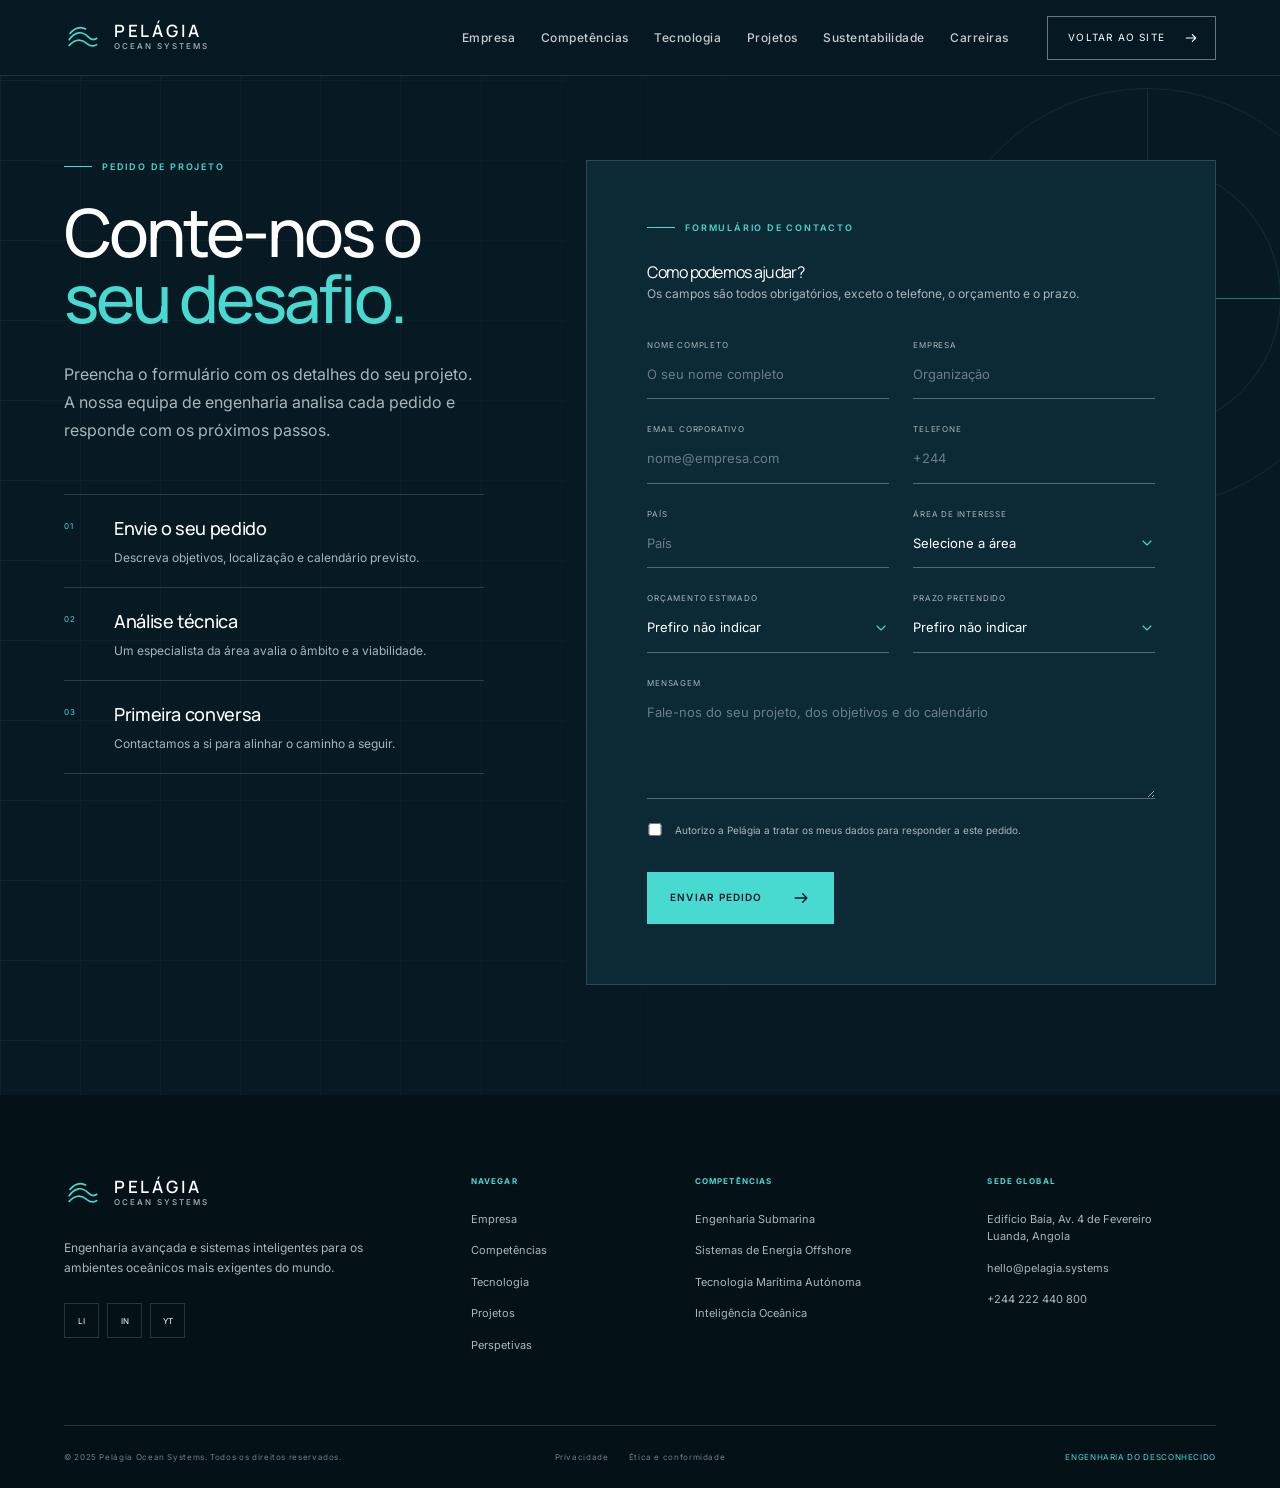
<file: formulario.html>
<!doctype html>
<html lang="pt-PT">
<head>
  <meta charset="utf-8">
  <meta name="viewport" content="width=device-width, initial-scale=1">
  <title>Pedido de projeto — Pelágia Ocean Systems</title>
  <meta name="description" content="Fale-nos do seu projeto. A equipa da Pelágia responde a todos os pedidos de engenharia oceânica.">
  <link rel="preconnect" href="https://fonts.googleapis.com">
  <link rel="preconnect" href="https://fonts.gstatic.com" crossorigin>
  <link rel="stylesheet" href="https://fonts.googleapis.com/css2?family=Inter:wght@400;500;600&amp;family=Manrope:wght@400;500;600;700&amp;display=swap">
  <link rel="stylesheet" href="styles.css">
  <link rel="stylesheet" href="form.css">
</head>
<body id="top">
<div class="site-shell">

  <header class="header">
    <a class="logo" href="index.html" aria-label="Pelágia, página inicial">
      <svg viewBox="0 0 48 48" aria-hidden="true"><path d="M6 27c8-12 17-12 25-4 4 4 7 4 11 1M6 34c8-9 16-9 23-3 5 4 9 4 13 1M7 19c7-9 14-10 21-6"/></svg>
      <span><strong>PELÁGIA</strong><small>OCEAN SYSTEMS</small></span>
    </a>
    <nav class="desktop-nav" aria-label="Principal">
      <a href="index.html#company">Empresa</a>
      <a href="index.html#expertise">Competências</a>
      <a href="index.html#technology">Tecnologia</a>
      <a href="index.html#projects">Projetos</a>
      <a href="index.html#sustainability">Sustentabilidade</a>
      <a href="index.html#careers">Carreiras</a>
    </nav>
    <a href="index.html" class="header-cta">Voltar ao site
      <svg width="16" height="16" viewBox="0 0 24 24" fill="none" stroke="currentColor" stroke-width="1.7" stroke-linecap="round" stroke-linejoin="round"><path d="M5 12h14M14 7l5 5-5 5"/></svg>
    </a>
    <a href="#menu" class="menu-button menu-open" aria-label="Abrir menu">
      <svg width="25" height="25" viewBox="0 0 24 24" fill="none" stroke="currentColor" stroke-width="1.7" stroke-linecap="round" stroke-linejoin="round"><path d="M4 7h16M4 17h16"/></svg>
    </a>
    <a href="#close" class="menu-button menu-close" aria-label="Fechar menu">
      <svg width="25" height="25" viewBox="0 0 24 24" fill="none" stroke="currentColor" stroke-width="1.7" stroke-linecap="round" stroke-linejoin="round"><path d="m6 6 12 12M18 6 6 18"/></svg>
    </a>
  </header>

  <div class="mobile-menu" id="menu">
    <nav class="mobile-nav" aria-label="Móvel">
      <a href="index.html#company"><span>01</span>Empresa</a>
      <a href="index.html#expertise"><span>02</span>Competências</a>
      <a href="index.html#technology"><span>03</span>Tecnologia</a>
      <a href="index.html#projects"><span>04</span>Projetos</a>
      <a href="index.html#sustainability"><span>05</span>Sustentabilidade</a>
      <a href="index.html#careers"><span>06</span>Carreiras</a>
    </nav>
    <a href="index.html" class="button primary">Voltar ao site
      <svg width="20" height="20" viewBox="0 0 24 24" fill="none" stroke="currentColor" stroke-width="1.7" stroke-linecap="round" stroke-linejoin="round"><path d="M5 12h14M14 7l5 5-5 5"/></svg>
    </a>
    <div class="mobile-meta">LUANDA · 08°50′18″S 13°14′03″E</div>
  </div>

  <main>
    <section class="form-page">
      <div class="nautical-grid"></div>
      <div class="sonar"><i></i><i></i><i></i></div>

      <div class="form-intro reveal">
        <div class="eyebrow light">Pedido de projeto</div>
        <h1>Conte-nos o<br><em>seu desafio.</em></h1>
        <p>Preencha o formulário com os detalhes do seu projeto. A nossa equipa de engenharia analisa cada pedido e responde com os próximos passos.</p>
        <ul class="form-steps">
          <li><span>01</span><div><h3>Envie o seu pedido</h3><p>Descreva objetivos, localização e calendário previsto.</p></div></li>
          <li><span>02</span><div><h3>Análise técnica</h3><p>Um especialista da área avalia o âmbito e a viabilidade.</p></div></li>
          <li><span>03</span><div><h3>Primeira conversa</h3><p>Contactamos a si para alinhar o caminho a seguir.</p></div></li>
        </ul>
      </div>

      <form class="contact-form reveal" id="enquiry" action="index.html" method="get">
        <div class="form-fields">
          <div class="eyebrow light">Formulário de contacto</div>
          <h2>Como podemos ajudar?</h2>
          <p class="form-note">Os campos são todos obrigatórios, exceto o telefone, o orçamento e o prazo.</p>
          <div class="form-grid">
            <label>Nome completo<input name="name" required autocomplete="name" placeholder="O seu nome completo"></label>
            <label>Empresa<input name="company" required autocomplete="organization" placeholder="Organização"></label>
            <label>Email corporativo<input name="email" required type="email" autocomplete="email" placeholder="nome@empresa.com"></label>
            <label>Telefone<input name="phone" type="tel" autocomplete="tel" placeholder="+244"></label>
            <label>País<input name="country" required autocomplete="country-name" placeholder="País"></label>
            <label>Área de interesse
              <select name="area" required>
                <option value="">Selecione a área</option>
                <option>Engenharia Submarina</option>
                <option>Sistemas de Energia Offshore</option>
                <option>Tecnologia Marítima Autónoma</option>
                <option>Inteligência Oceânica</option>
              </select>
            </label>
            <label>Orçamento estimado
              <select name="budget">
                <option value="">Prefiro não indicar</option>
                <option>Até 100 mil USD</option>
                <option>100 mil a 500 mil USD</option>
                <option>500 mil a 2 milhões USD</option>
                <option>Mais de 2 milhões USD</option>
              </select>
            </label>
            <label>Prazo pretendido
              <select name="timeline">
                <option value="">Prefiro não indicar</option>
                <option>Imediato (até 3 meses)</option>
                <option>3 a 6 meses</option>
                <option>6 a 12 meses</option>
                <option>Mais de 12 meses</option>
              </select>
            </label>
            <label class="full">Mensagem<textarea name="message" required placeholder="Fale-nos do seu projeto, dos objetivos e do calendário"></textarea></label>
            <label class="consent full"><input name="consent" required type="checkbox"><span>Autorizo a Pelágia a tratar os meus dados para responder a este pedido.</span></label>
            <button class="button primary" type="submit">Enviar pedido
              <svg width="20" height="20" viewBox="0 0 24 24" fill="none" stroke="currentColor" stroke-width="1.7" stroke-linecap="round" stroke-linejoin="round"><path d="M5 12h14M14 7l5 5-5 5"/></svg></button>
          </div>
        </div>

        <div class="form-success" role="status" aria-live="polite">
          <svg viewBox="0 0 24 24" fill="none" stroke-width="1.7" stroke-linecap="round" stroke-linejoin="round" aria-hidden="true"><circle cx="12" cy="12" r="10"/><path d="m8 12.5 3 3 5-6"/></svg>
          <div class="eyebrow light" style="margin:0">Pedido recebido</div>
          <h2>Obrigado.</h2>
          <p>A sua mensagem foi enviada. Vamos levá-lo de volta à página principal.</p>
          <div class="bar"></div>
          <a class="button secondary" href="index.html">Ir agora</a>
        </div>
      </form>
    </section>
  </main>

  <footer class="footer">
    <div class="footer-top">
      <div class="footer-brand">
        <a class="logo" href="index.html" aria-label="Pelágia, página inicial">
          <svg viewBox="0 0 48 48" aria-hidden="true"><path d="M6 27c8-12 17-12 25-4 4 4 7 4 11 1M6 34c8-9 16-9 23-3 5 4 9 4 13 1M7 19c7-9 14-10 21-6"/></svg>
          <span><strong>PELÁGIA</strong><small>OCEAN SYSTEMS</small></span>
        </a>
        <p>Engenharia avançada e sistemas inteligentes para os ambientes oceânicos mais exigentes do mundo.</p>
        <div class="socials"><a href="#">LI</a><a href="#">IN</a><a href="#">YT</a></div>
      </div>
      <div class="footer-col">
        <b>Navegar</b>
        <a href="index.html#company">Empresa</a>
        <a href="index.html#expertise">Competências</a>
        <a href="index.html#technology">Tecnologia</a>
        <a href="index.html#projects">Projetos</a>
        <a href="index.html#insights">Perspetivas</a>
      </div>
      <div class="footer-col">
        <b>Competências</b>
        <a href="index.html#expertise">Engenharia Submarina</a>
        <a href="index.html#expertise">Sistemas de Energia Offshore</a>
        <a href="index.html#expertise">Tecnologia Marítima Autónoma</a>
        <a href="index.html#expertise">Inteligência Oceânica</a>
      </div>
      <div class="footer-col">
        <b>Sede global</b>
        <p>Edifício Baía, Av. 4 de Fevereiro<br>Luanda, Angola</p>
        <a href="mailto:hello@pelagia.systems">hello@pelagia.systems</a>
        <a href="tel:+244222440800">+244 222 440 800</a>
      </div>
    </div>
    <div class="footer-bottom">
      <span>© 2025 Pelágia Ocean Systems. Todos os direitos reservados.</span>
      <div><a href="#">Privacidade</a><a href="#">Ética e conformidade</a></div>
      <span>ENGENHARIA DO DESCONHECIDO</span>
    </div>
  </footer>
</div>

<script>
  (function () {
    var form = document.getElementById('enquiry');
    form.addEventListener('submit', function (e) {
      e.preventDefault();
      if (!form.checkValidity()) { form.reportValidity(); return; }
      form.querySelector('button[type="submit"]').disabled = true;
      form.classList.add('sent');
      window.scrollTo({ top: 0, behavior: 'smooth' });
      setTimeout(function () { window.location.href = 'index.html'; }, 2400);
    });
  })();
</script>
</body>
</html>
</file>
<file: styles.css>
*,*::before,*::after{box-sizing:border-box;margin:0;padding:0;border:0 solid}
html{line-height:1.5;-webkit-text-size-adjust:100%;scroll-behavior:smooth;scroll-padding-top:76px}
:root{color:#071923;background:#071923;font-family:"Inter",sans-serif;font-synthesis:none}
body{background:#071923;color:#071923;overflow-x:hidden}
img,svg{display:block;max-width:100%}
a{color:inherit;text-decoration:none}
button,input,select,textarea{font:inherit;color:inherit}
button,summary{cursor:pointer}
ul{list-style:none}
h1,h2,h3,h4{font-family:"Manrope",sans-serif;letter-spacing:-0.045em;font-size:inherit;font-weight:inherit}
::selection{background:#48d9d0;color:#071923}

:root {
  --ocean: #071923;
  --abyss: #0c2936;
  --teal: #087e83;
  --cyan: #48d9d0;
  --warm: #f4f5f1;
  --silver: #a9b6ba;
  --line: rgba(169, 182, 186, 0.22);
  --pad: clamp(24px, 5vw, 76px);
}

.site-shell {
  min-width: 320px;
  background: var(--warm);
  overflow: hidden;
}
.header {
  position: fixed;
  z-index: 100;
  inset: 0 0 auto;
  height: 92px;
  padding: 0 var(--pad);
  display: flex;
  align-items: center;
  justify-content: space-between;
  color: white;
  border-bottom: 1px solid rgba(255, 255, 255, 0.16);
  transition: all 0.35s ease;
}
.logo {
  display: flex;
  align-items: center;
  gap: 12px;
  flex-shrink: 0;
}
.logo svg {
  width: 38px;
  height: 38px;
  stroke: var(--cyan);
  stroke-width: 2.1;
  fill: none;
}
.logo span {
  display: flex;
  flex-direction: column;
}
.logo strong {
  font: 600 17px/1 "Manrope";
  letter-spacing: 0.16em;
}
.logo small {
  font: 500 8px/1.8 "Inter";
  letter-spacing: 0.25em;
  color: var(--silver);
}
.desktop-nav {
  display: flex;
  gap: clamp(18px, 2vw, 34px);
  margin-left: auto;
  margin-right: clamp(22px, 3vw, 48px);
}
.desktop-nav a {
  position: relative;
  font-size: 12px;
  font-weight: 500;
  letter-spacing: 0.04em;
  color: rgba(255, 255, 255, 0.78);
  transition: color 0.2s;
}
.desktop-nav a:hover {
  color: var(--cyan);
}
.header-cta {
  display: flex;
  align-items: center;
  gap: 18px;
  padding: 13px 16px 13px 20px;
  border: 1px solid rgba(255, 255, 255, 0.4);
  text-transform: uppercase;
  letter-spacing: 0.12em;
  font-size: 10px;
  transition: 0.25s;
}
.header-cta:hover {
  color: var(--ocean);
  background: var(--cyan);
  border-color: var(--cyan);
}
.menu-button {
  display: none;
  background: none;
  border: 0;
  color: white;
}
.mobile-menu {
  position: fixed;
  z-index: 90;
  inset: 0;
  background: var(--ocean);
  color: white;
  padding: 115px 28px 35px;
  transform: translateY(-110%);
  transition: transform 0.45s cubic-bezier(0.75, 0, 0.15, 1);
  display: flex;
  flex-direction: column;
}
.mobile-menu:target {
  transform: translateY(0);
}
.mobile-nav {
  display: flex;
  flex-direction: column;
  border-top: 1px solid var(--line);
  margin-bottom: 30px;
}
.mobile-nav a {
  font: 500 clamp(24px, 8vw, 38px)/1 "Manrope";
  padding: 16px 0;
  border-bottom: 1px solid var(--line);
  display: flex;
  gap: 18px;
}
.mobile-nav a span {
  color: var(--cyan);
  font: 500 9px/1 "Inter";
  margin-top: 7px;
}
.mobile-meta {
  color: var(--silver);
  font-size: 9px;
  letter-spacing: 0.16em;
  margin-top: auto;
}

.button {
  width: max-content;
  display: inline-flex;
  align-items: center;
  justify-content: center;
  gap: 28px;
  min-height: 52px;
  padding: 0 22px;
  border: 1px solid transparent;
  font-size: 10px;
  font-weight: 600;
  letter-spacing: 0.11em;
  text-transform: uppercase;
  transition: 0.3s;
}
.button svg {
  transition: transform 0.25s;
}
.button:hover svg {
  transform: translateX(5px);
}
.button.primary {
  color: var(--ocean);
  background: var(--cyan);
}
.button.primary:hover {
  background: white;
}
.button.secondary {
  color: inherit;
  background: transparent;
  border-color: currentColor;
}
.button.secondary:hover {
  color: var(--cyan);
  border-color: var(--cyan);
}
.eyebrow {
  display: flex;
  align-items: center;
  gap: 10px;
  color: var(--teal);
  text-transform: uppercase;
  font-size: 9px;
  font-weight: 600;
  letter-spacing: 0.2em;
  margin-bottom: 25px;
}
.eyebrow:before {
  content: "";
  width: 28px;
  height: 1px;
  background: currentColor;
}
.eyebrow.light {
  color: var(--cyan);
}
.section {
  position: relative;
  padding: clamp(90px, 11vw, 170px) var(--pad);
}
.section-number {
  position: absolute;
  top: 55px;
  right: var(--pad);
  color: #607278;
  font-size: 9px;
  letter-spacing: 0.18em;
}
.section-number.light {
  color: var(--silver);
}
.section-head {
  max-width: 720px;
}
.section-head h2 {
  font-size: clamp(42px, 5vw, 74px);
  line-height: 1.02;
  font-weight: 500;
}
.section-head p {
  max-width: 570px;
  color: #65757a;
  font-size: 16px;
  line-height: 1.75;
  margin-top: 25px;
}
.section-head.light {
  color: white;
}
.section-head.light p {
  color: var(--silver);
}
.light-section {
  background: var(--warm);
}
@supports (animation-timeline: view()) {
  .reveal { animation: reveal linear both; animation-timeline: view(); animation-range: entry 0% entry 35%; }
}
@keyframes reveal { from { opacity: 0; transform: translateY(24px); } to { opacity: 1; transform: translateY(0); } }

.home-hero {
  position: relative;
  min-height: 100vh;
  color: white;
  background-image:
    linear-gradient(
      90deg,
      rgba(3, 16, 23, 0.94) 0%,
      rgba(3, 18, 25, 0.55) 52%,
      rgba(3, 18, 25, 0.25)
    ),
    var(--bg);
  background-size: cover;
  background-position: center;
  overflow: hidden;
  display: flex;
  align-items: center;
  padding: 130px var(--pad) 80px;
}
.home-hero:after {
  content: "";
  position: absolute;
  inset: auto 0 0;
  height: 23%;
  background: linear-gradient(transparent, rgba(7, 25, 35, 0.5));
  pointer-events: none;
}
.nautical-grid {
  position: absolute;
  inset: 0;
  opacity: 0.16;
  background-image:
    linear-gradient(rgba(255, 255, 255, 0.22) 1px, transparent 1px),
    linear-gradient(90deg, rgba(255, 255, 255, 0.2) 1px, transparent 1px);
  background-size: 80px 80px;
  mask-image: linear-gradient(90deg, black, transparent 70%);
}
.hero-content {
  position: relative;
  z-index: 2;
  max-width: 980px;
}
.hero-content h1 {
  font-size: clamp(51px, 7vw, 105px);
  line-height: 0.96;
  font-weight: 500;
}
.hero-content h1 em,
.final-cta em {
  color: var(--cyan);
  font-style: normal;
}
.hero-content p {
  max-width: 600px;
  color: #c4cfd1;
  font-size: clamp(16px, 1.5vw, 21px);
  line-height: 1.7;
  margin: 32px 0 42px;
}
.actions {
  display: flex;
  gap: 13px;
}
.hero-coords {
  position: absolute;
  z-index: 2;
  right: var(--pad);
  bottom: 70px;
  color: rgba(255, 255, 255, 0.7);
  text-align: right;
  font: 500 9px/1.8 "Inter";
  letter-spacing: 0.18em;
}
.scroll-cue {
  position: absolute;
  z-index: 3;
  bottom: 35px;
  left: var(--pad);
  display: flex;
  align-items: center;
  gap: 15px;
  font-size: 8px;
  letter-spacing: 0.18em;
  color: var(--silver);
}
.scroll-cue i {
  width: 70px;
  height: 1px;
  background: rgba(255, 255, 255, 0.35);
  position: relative;
  overflow: hidden;
}
.scroll-cue i:after {
  content: "";
  position: absolute;
  width: 25px;
  height: 1px;
  background: var(--cyan);
  animation: scan 2.2s infinite;
}
@keyframes scan {
  from {
    transform: translateX(-30px);
  }
  to {
    transform: translateX(80px);
  }
}
.sonar {
  position: absolute;
  width: 420px;
  aspect-ratio: 1;
  right: 3vw;
  top: 17%;
  border: 1px solid rgba(72, 217, 208, 0.2);
  border-radius: 50%;
  opacity: 0.5;
}
.sonar:before,
.sonar:after,
.sonar i {
  content: "";
  position: absolute;
  inset: 18%;
  border: 1px solid rgba(72, 217, 208, 0.25);
  border-radius: 50%;
}
.sonar:after {
  inset: 36%;
}
.sonar i:nth-child(1) {
  inset: 50% 0 auto 0;
  border: 0;
  border-top: 1px solid rgba(72, 217, 208, 0.25);
  border-radius: 0;
}
.sonar i:nth-child(2) {
  inset: 0 auto 0 50%;
  border: 0;
  border-left: 1px solid rgba(72, 217, 208, 0.25);
  border-radius: 0;
}
.sonar i:nth-child(3) {
  inset: 50%;
  width: 40%;
  border: 0;
  border-top: 1px solid var(--cyan);
  border-radius: 0;
  transform-origin: left;
  animation: radar 5s linear infinite;
}
@keyframes radar {
  to {
    transform: rotate(360deg);
  }
}

.overview-grid {
  display: grid;
  grid-template-columns: 1fr 1fr;
  gap: 8vw;
  align-items: start;
}
.overview-copy {
  padding-top: 60px;
}
.overview-copy p {
  font-size: clamp(18px, 1.75vw, 25px);
  line-height: 1.7;
  color: #43555b;
  margin-bottom: 38px;
}
.stat-strip {
  background: #e8ece8;
  display: grid;
  grid-template-columns: repeat(4, 1fr);
  padding: 0 var(--pad);
}
.stat {
  min-height: 220px;
  display: flex;
  flex-direction: column;
  justify-content: center;
  border-left: 1px solid rgba(7, 25, 35, 0.15);
  padding: 30px;
}
.stat:last-child {
  border-right: 1px solid rgba(7, 25, 35, 0.15);
}
.stat strong {
  font: 500 clamp(40px, 5vw, 70px)/1 "Manrope";
  letter-spacing: -0.05em;
  color: var(--teal);
}
.stat span {
  max-width: 150px;
  margin-top: 15px;
  color: #52666c;
  font-size: 10px;
  line-height: 1.5;
  text-transform: uppercase;
  letter-spacing: 0.12em;
}

.expertise-section,
.tech-section {
  background: var(--ocean);
  color: white;
}
.expertise-grid {
  display: grid;
  grid-template-columns: repeat(4, 1fr);
  gap: 1px;
  background: rgba(255, 255, 255, 0.18);
  margin-top: 70px;
}
.expertise-card {
  position: relative;
  height: 540px;
  padding: 28px;
  display: flex;
  flex-direction: column;
  justify-content: space-between;
  overflow: hidden;
  background:
    linear-gradient(0deg, rgba(4, 20, 28, 0.94), rgba(4, 20, 28, 0.05)),
    var(--image) center/cover;
}
.expertise-card:before {
  content: "";
  position: absolute;
  inset: 0;
  background: var(--teal);
  opacity: 0;
  transition: 0.4s;
  mix-blend-mode: multiply;
}
.expertise-card:hover:before {
  opacity: 0.75;
}
.expertise-card > * {
  position: relative;
  z-index: 1;
}
.expertise-card > span {
  font-size: 9px;
  color: var(--cyan);
  letter-spacing: 0.14em;
}
.expertise-card h3 {
  font-size: 27px;
  line-height: 1.1;
  font-weight: 500;
}
.expertise-card p {
  color: #bdc8ca;
  line-height: 1.6;
  font-size: 13px;
  margin: 15px 0 25px;
  opacity: 0.85;
}
.expertise-card b,
.article-card b,
.project-card b {
  display: flex;
  align-items: center;
  gap: 12px;
  color: var(--cyan);
  font-size: 9px;
  letter-spacing: 0.14em;
}
.featured {
  background: var(--ocean);
  padding-top: 0;
}
.featured-image {
  min-height: 760px;
  color: white;
  padding: 65px;
  background-size: cover;
  background-position: center;
  position: relative;
  display: flex;
  align-items: center;
}
.project-tag {
  position: absolute;
  top: 28px;
  left: 28px;
  padding: 10px 14px;
  background: var(--cyan);
  color: var(--ocean);
  font-size: 8px;
  letter-spacing: 0.14em;
}
.featured-copy {
  max-width: 600px;
}
.featured-copy h2 {
  font-size: clamp(70px, 10vw, 150px);
  line-height: 0.78;
  font-weight: 500;
  letter-spacing: -0.075em;
}
.featured-copy p {
  max-width: 470px;
  color: #c8d1d3;
  line-height: 1.7;
  margin: 35px 0;
}
.project-metrics {
  position: absolute;
  right: 35px;
  bottom: 35px;
  display: flex;
  background: rgba(7, 25, 35, 0.84);
  backdrop-filter: blur(12px);
}
.project-metrics div {
  padding: 22px 28px;
  border-right: 1px solid var(--line);
  display: flex;
  flex-direction: column;
}
.project-metrics strong {
  color: var(--cyan);
  font: 500 23px "Manrope";
}
.project-metrics span {
  color: var(--silver);
  font-size: 7px;
  letter-spacing: 0.15em;
  margin-top: 5px;
}
.tech-layout {
  display: grid;
  grid-template-columns: 0.95fr 1.05fr;
  gap: 8vw;
  align-items: center;
}
.tech-list {
  margin-top: 55px;
}
.tech-row {
  border-top: 1px solid var(--line);
  min-height: 76px;
  display: grid;
  grid-template-columns: 35px 1fr auto;
  gap: 15px;
  align-items: center;
}
.tech-row:last-child {
  border-bottom: 1px solid var(--line);
}
.tech-row span {
  color: var(--cyan);
  font-size: 8px;
}
.tech-row h3 {
  font-size: 18px;
  font-weight: 500;
  letter-spacing: -0.02em;
}
.tech-row svg {
  color: var(--cyan);
  transition: transform 0.2s;
}
.tech-row:hover svg {
  transform: translateX(6px);
}
.tech-visual {
  position: relative;
}
.tech-visual img {
  width: 100%;
  height: 680px;
  object-fit: cover;
  filter: saturate(0.65) contrast(1.08);
}
.tech-visual:before {
  content: "";
  position: absolute;
  inset: 25px;
  border: 1px solid rgba(72, 217, 208, 0.35);
  z-index: 2;
  pointer-events: none;
}
.telemetry {
  position: absolute;
  z-index: 3;
  left: -45px;
  right: 30px;
  bottom: 35px;
  background: rgba(7, 25, 35, 0.88);
  padding: 18px;
  border: 1px solid rgba(72, 217, 208, 0.3);
  color: var(--cyan);
  display: grid;
  grid-template-columns: 1fr auto;
  gap: 12px;
  font-size: 8px;
  letter-spacing: 0.15em;
}
.telemetry b {
  color: var(--cyan);
}
.telemetry small {
  color: var(--silver);
}
.wave {
  height: 26px;
  grid-column: 1/-1;
  background: url("data:image/svg+xml,%3Csvg xmlns='http://www.w3.org/2000/svg' width='300' height='26'%3E%3Cpath d='M0 13h45l5-8 8 17 10-13 7 6 12-2h43l7-8 5 18 9-12 8 4h141' fill='none' stroke='%2348d9d0' stroke-width='1'/%3E%3C/svg%3E")
    repeat-x;
}

.map-section {
  background: var(--warm);
}
.world-map {
  height: min(47vw, 620px);
  min-height: 360px;
  margin-top: 50px;
  position: relative;
  background: #e8ece8;
  overflow: hidden;
}
.world-map svg {
  width: 100%;
  height: 100%;
}
.world-map svg path {
  fill: #d5dedc;
  stroke: #b7c6c6;
  stroke-width: 1;
}
.map-radar {
  position: absolute;
  left: 51%;
  top: 52%;
  width: 240px;
  aspect-ratio: 1;
  border: 1px solid rgba(8, 126, 131, 0.2);
  border-radius: 50%;
  transform: translate(-50%, -50%);
  box-shadow:
    inset 0 0 0 40px transparent,
    0 0 0 40px rgba(8, 126, 131, 0.05),
    0 0 0 80px rgba(8, 126, 131, 0.035);
}
.map-pin {
  position: absolute;
  display: flex;
  align-items: center;
  gap: 8px;
}
.map-pin i {
  width: 8px;
  height: 8px;
  border-radius: 50%;
  background: var(--teal);
  border: 2px solid white;
  box-shadow: 0 0 0 4px rgba(8, 126, 131, 0.2);
}
.map-pin span {
  padding: 7px 9px;
  background: rgba(244, 245, 241, 0.92);
  font-size: 8px;
  font-weight: 600;
  letter-spacing: 0.08em;
  text-transform: uppercase;
}
.map-pin small {
  display: block;
  color: var(--teal);
  font-size: 6px;
  margin-top: 2px;
}
.map-pin.hq i {
  width: 12px;
  height: 12px;
  background: var(--cyan);
  box-shadow: 0 0 0 7px rgba(72, 217, 208, 0.25);
}
.sustainability-split {
  display: grid;
  grid-template-columns: 1.2fr 0.8fr;
  min-height: 780px;
  background: var(--abyss);
  color: white;
}
.sustain-image {
  background-position: center;
  background-size: cover;
  min-height: 500px;
}
.sustain-copy {
  padding: clamp(60px, 8vw, 125px) clamp(35px, 5vw, 80px);
  display: flex;
  flex-direction: column;
  justify-content: center;
}
.sustain-copy h2 {
  font-size: clamp(42px, 4vw, 67px);
  line-height: 1.05;
  font-weight: 500;
}
.sustain-copy > p {
  color: var(--silver);
  line-height: 1.8;
  margin: 28px 0 35px;
}
.mini-stats {
  margin-top: 60px;
  padding-top: 30px;
  border-top: 1px solid var(--line);
  display: grid;
  grid-template-columns: 1fr 1fr;
  gap: 25px;
}
.mini-stats div {
  display: flex;
  flex-direction: column;
}
.mini-stats b {
  color: var(--cyan);
  font: 500 27px "Manrope";
}
.mini-stats span {
  color: var(--silver);
  font-size: 9px;
  margin-top: 6px;
}
.title-row {
  display: flex;
  align-items: flex-end;
  justify-content: space-between;
  gap: 30px;
}
.article-grid {
  display: grid;
  grid-template-columns: repeat(3, 1fr);
  gap: 28px;
  margin-top: 65px;
}
.article-image {
  height: 330px;
  position: relative;
  overflow: hidden;
  margin-bottom: 20px;
  background: var(--abyss);
}
.article-image img {
  width: 100%;
  height: 100%;
  object-fit: cover;
  transition: transform 0.5s;
  filter: saturate(0.7);
}
.article-card:hover .article-image img {
  transform: scale(1.04);
}
.article-image span {
  position: absolute;
  bottom: 0;
  left: 0;
  padding: 9px 12px;
  background: var(--ocean);
  color: white;
  font-size: 8px;
  letter-spacing: 0.12em;
  text-transform: uppercase;
}
.article-card > small {
  color: var(--teal);
  font-size: 8px;
  letter-spacing: 0.12em;
}
.article-card h3 {
  font-size: clamp(21px, 2vw, 30px);
  font-weight: 500;
  line-height: 1.2;
  margin: 13px 0;
}
.article-card p {
  color: #65757a;
  line-height: 1.6;
  font-size: 13px;
  margin-bottom: 22px;
}
.final-cta {
  min-height: 680px;
  background: var(--ocean);
  color: white;
  padding: 110px var(--pad);
  position: relative;
  overflow: hidden;
  display: flex;
  flex-direction: column;
  justify-content: center;
}
.final-cta h2 {
  position: relative;
  z-index: 2;
  font-size: clamp(55px, 8vw, 118px);
  line-height: 0.92;
  font-weight: 500;
  margin-bottom: 45px;
}
.final-cta .sonar {
  top: 50%;
  transform: translateY(-50%);
}

.value span {
  color: var(--cyan);
  font-size: 8px;
  letter-spacing: 0.15em;
}
.value {
  padding: 30px;
  min-height: 170px;
  border-right: 1px solid var(--line);
}
.value h4 {
  font-size: 18px;
  line-height: 1.35;
  margin-top: 40px;
  font-weight: 500;
}
.project-card-image {
  height: 450px;
  position: relative;
  overflow: hidden;
  background: var(--abyss);
}
.project-card-image img {
  width: 100%;
  height: 100%;
  object-fit: cover;
  transition: transform 0.5s;
  filter: saturate(0.68);
}
.project-card:hover img {
  transform: scale(1.025);
}
.project-card-image span {
  position: absolute;
  right: 0;
  top: 0;
  padding: 11px;
  background: var(--cyan);
  font-size: 8px;
}
.project-card-meta {
  padding-top: 22px;
}
.project-card-meta small {
  color: var(--teal);
  text-transform: uppercase;
  font-size: 8px;
  letter-spacing: 0.12em;
}
.project-card-meta h2 {
  font-size: clamp(32px, 4vw, 62px);
  font-weight: 500;
  margin: 8px 0 13px;
}
.project-card:not(.wide) .project-card-meta h2 {
  font-size: 36px;
}
.project-card-meta p {
  color: #68777c;
  line-height: 1.6;
  margin-bottom: 20px;
  font-size: 13px;
}
.project-card-meta b {
  color: var(--teal);
}
.goal-grid {
  display: grid;
  grid-template-columns: repeat(4, 1fr);
  margin-top: 60px;
}
.goal {
  border-top: 1px solid #bcc8c6;
  padding: 32px 25px;
  min-height: 230px;
  position: relative;
}
.goal strong {
  color: var(--teal);
  font: 500 clamp(36px, 4vw, 58px) "Manrope";
}
.goal p {
  max-width: 170px;
  color: #5d6e73;
  font-size: 11px;
  text-transform: uppercase;
  letter-spacing: 0.08em;
  margin-top: 15px;
}
.goal i {
  position: absolute;
  bottom: 25px;
  width: 40px;
  height: 2px;
  background: var(--cyan);
}
.jobs-section {
  background: var(--warm);
}
.jobs {
  margin-top: 55px;
  border-top: 1px solid #c4cecc;
}
.job-row {
  width: 100%;
  min-height: 115px;
  background: transparent;
  border: 0;
  border-bottom: 1px solid #c4cecc;
  display: grid;
  grid-template-columns: 1.5fr 0.65fr 0.4fr auto;
  text-align: left;
  align-items: center;
  gap: 25px;
  transition:
    background 0.2s,
    padding 0.2s;
}
.job-row:hover {
  background: white;
  padding: 0 20px;
}
.job-row small {
  color: var(--teal);
  font-size: 7px;
  letter-spacing: 0.12em;
  text-transform: uppercase;
}
.job-row h3 {
  font-size: 20px;
  font-weight: 500;
  margin-top: 6px;
}
.job-row > span {
  color: #65757a;
  font-size: 11px;
}
.job-row b {
  color: var(--teal);
  font-size: 8px;
  letter-spacing: 0.1em;
  display: flex;
  gap: 8px;
  align-items: center;
}

.form-grid {
  display: grid;
  grid-template-columns: 1fr 1fr;
  gap: 24px;
}

.contact-form label {
  color: var(--silver);
  font-size: 8px;
  letter-spacing: 0.1em;
  text-transform: uppercase;
}

.contact-form input,
.contact-form select,
.contact-form textarea {
  display: block;
  width: 100%;
  background: transparent;
  border: 0;
  border-bottom: 1px solid rgba(255, 255, 255, 0.3);
  color: white;
  padding: 14px 0;
  outline: none;
  text-transform: none;
  letter-spacing: 0;
  font-size: 13px;
  transition: border 0.2s;
  border-radius: 0;
}

.contact-form input:focus,
.contact-form select:focus,
.contact-form textarea:focus {
  border-color: var(--cyan);
}

.contact-form option {
  color: var(--ocean);
}

.contact-form textarea {
  min-height: 110px;
  resize: vertical;
}

.form-grid .full {
  grid-column: 1/-1;
}

.contact-section {
  padding: 110px var(--pad);
  background: var(--warm);
  display: grid;
  grid-template-columns: 0.85fr 1.15fr;
  gap: 8vw;
}
.contact-info > h2 {
  font-size: clamp(43px, 5vw, 70px);
  font-weight: 500;
}
.contact-info > p {
  color: #64757a;
  line-height: 1.7;
  max-width: 480px;
  margin-top: 20px;
}
.office-list {
  margin-top: 60px;
  display: grid;
  grid-template-columns: 1fr 1fr;
  gap: 35px;
}
.office {
  border-top: 1px solid #bcc8c6;
  padding-top: 18px;
}
.office small {
  color: var(--teal);
  font-size: 7px;
  letter-spacing: 0.12em;
  text-transform: uppercase;
}
.office h3 {
  font-size: 18px;
  font-weight: 500;
  margin: 10px 0;
}
.office p {
  color: #65757a;
  font-size: 11px;
  line-height: 1.7;
}
.contact-form {
  background: var(--abyss);
  color: white;
  padding: 60px;
}
.contact-form > h2 {
  font-size: 42px;
  font-weight: 500;
  margin-bottom: 40px;
}
.consent {
  display: flex;
  gap: 12px;
  align-items: flex-start;
}
.consent input {
  width: 16px;
  margin: 0;
  flex-shrink: 0;
}
.consent span {
  line-height: 1.5;
  text-transform: none;
  letter-spacing: 0;
  font-size: 10px;
}

.footer {
  background: #041218;
  color: white;
  padding: 80px var(--pad) 25px;
}
.footer-top {
  display: grid;
  grid-template-columns: 1.5fr 0.7fr 1fr 1fr;
  gap: 5vw;
  padding-bottom: 70px;
}
.footer-brand p {
  color: var(--silver);
  max-width: 340px;
  font-size: 12px;
  line-height: 1.7;
  margin: 25px 0;
}
.socials {
  display: flex;
  gap: 8px;
}
.socials a {
  border: 1px solid var(--line);
  width: 35px;
  height: 35px;
  display: grid;
  place-items: center;
  font-size: 8px;
  transition: 0.2s;
}
.socials a:hover {
  background: var(--cyan);
  color: var(--ocean);
}
.footer-col {
  display: flex;
  flex-direction: column;
  gap: 14px;
}
.footer-col b {
  color: var(--cyan);
  text-transform: uppercase;
  font-size: 8px;
  letter-spacing: 0.14em;
  margin-bottom: 10px;
}
.footer-col a,
.footer-col p {
  color: var(--silver);
  font-size: 11px;
  line-height: 1.6;
  transition: color 0.2s;
}
.footer-col a:hover {
  color: white;
}
.footer-bottom {
  padding-top: 25px;
  border-top: 1px solid var(--line);
  display: grid;
  grid-template-columns: 1fr auto 1fr;
  gap: 25px;
  color: #6d7e83;
  font-size: 8px;
  letter-spacing: 0.08em;
}
.footer-bottom div {
  display: flex;
  gap: 20px;
}
.footer-bottom > span:last-child {
  text-align: right;
  color: var(--cyan);
}

@media (max-width: 1100px) {
  .desktop-nav {
    display: none;
  }
  .menu-button {
    display: block;
  }
  .header-cta {
    margin-left: auto;
    margin-right: 20px;
  }
  .expertise-grid {
    grid-template-columns: 1fr 1fr;
  }
  .expertise-card {
    height: 460px;
  }
  .tech-visual img {
    height: 560px;
  }
  .article-image {
    height: 260px;
  }
  .footer-top {
    grid-template-columns: 1.3fr 1fr 1fr;
  }
  .footer-col:nth-child(3) {
    display: none;
  }
}

@media (max-width: 780px) {
  :root {
    --pad: 23px;
  }
  .header {
    height: 75px;
  }
  .header-cta {
    display: none;
  }
  .home-hero {
    min-height: 820px;
    padding-top: 130px;
    align-items: center;
    background-position: 62% center;
  }
  .home-hero:before {
    content: "";
    position: absolute;
    inset: 0;
    background: rgba(7, 25, 35, 0.2);
  }
  .hero-content h1 {
    font-size: 52px;
  }
  .hero-content p {
    font-size: 15px;
  }
  .actions {
    flex-direction: column;
  }
  .actions .button {
    width: 100%;
  }
  .hero-coords {
    display: none;
  }
  .scroll-cue {
    bottom: 25px;
  }
  .sonar {
    width: 280px;
    right: -100px;
    top: 16%;
  }
  .section {
    padding-top: 90px;
    padding-bottom: 90px;
  }
  .section-number {
    top: 28px;
  }
  .section-head h2 {
    font-size: 42px;
  }
  .overview-grid,
  .tech-layout,
  .sustainability-split,
  .contact-section {
    grid-template-columns: 1fr;
  }
  .overview-copy {
    padding-top: 10px;
  }
  .stat-strip {
    grid-template-columns: 1fr 1fr;
  }
  .stat {
    min-height: 170px;
    padding: 18px;
  }
  .expertise-grid {
    grid-template-columns: 1fr;
  }
  .expertise-card {
    height: 430px;
  }
  .featured {
    padding-left: 0;
    padding-right: 0;
  }
  .featured-image {
    padding: 35px 23px;
    min-height: 700px;
    align-items: flex-start;
    padding-top: 120px;
    background-position: 60% center;
  }
  .featured-copy h2 {
    font-size: 72px;
  }
  .project-metrics {
    left: 23px;
    right: 23px;
    bottom: 23px;
  }
  .project-metrics div {
    padding: 14px 10px;
    flex: 1;
  }
  .project-metrics strong {
    font-size: 16px;
  }
  .tech-visual img {
    height: 480px;
  }
  .telemetry {
    left: 18px;
    right: 18px;
  }
  .world-map {
    margin-left: -23px;
    margin-right: -23px;
    height: 440px;
  }
  .map-pin span {
    font-size: 6px;
  }
  .sustain-copy {
    min-height: 650px;
  }
  .title-row {
    align-items: flex-start;
    flex-direction: column;
  }
  .article-grid {
    grid-template-columns: 1fr;
  }
  .article-image {
    height: 320px;
  }
  .final-cta {
    min-height: 600px;
  }
  .final-cta h2 {
    font-size: 55px;
  }
  
  .project-card-image {
    height: 430px;
  }
  .goal-grid {
    grid-template-columns: 1fr 1fr;
  }
  .job-row {
    grid-template-columns: 1fr auto;
    padding: 24px 0;
  }
  .job-row > span {
    display: none;
  }
  
  .form-grid {
    grid-template-columns: 1fr;
  }
  
  .form-grid .full {
    grid-column: auto;
  }
  .contact-form {
    padding: 40px 23px;
    margin: 0 -23px;
  }
  .office-list {
    grid-template-columns: 1fr;
  }
  .footer-top {
    grid-template-columns: 1fr 1fr;
  }
  .footer-brand {
    grid-column: 1/-1;
    margin-bottom: 25px;
  }
  .footer-col:nth-child(3) {
    display: none;
  }
  .footer-bottom {
    grid-template-columns: 1fr;
  }
  .footer-bottom > span:last-child {
    text-align: left;
  }
}

@media (prefers-reduced-motion: reduce) {
  html {
    scroll-behavior: auto;
  }
  *,
  *:before,
  *:after {
    animation-duration: 0.01ms !important;
    animation-iteration-count: 1 !important;
    transition-duration: 0.01ms !important;
  }
  .reveal {
    opacity: 1;
    transform: none;
  }
}

.home-hero {
  --bg: url("https://images.unsplash.com/photo-1648555394313-494797ad48fc?auto=format&fit=crop&w=2200&q=88");
}
.featured-image {
  background-image: linear-gradient(90deg, rgba(7, 25, 35, 0.92), rgba(7, 25, 35, 0.1)),
    url("https://images.unsplash.com/photo-1502209524164-acea936639a2?auto=format&fit=crop&w=1800&q=88");
}
.sustain-image {
  background-image: url("https://images.unsplash.com/photo-1545605114-7b82dad7b990?auto=format&fit=crop&w=2000&q=88");
}

.header {
  height: 76px;
  background: rgba(7, 25, 35, 0.96);
  backdrop-filter: blur(18px);
  border-color: rgba(255, 255, 255, 0.1);
}
@supports (animation-timeline: scroll()) {
  .header {
    animation: header-solid linear both;
    animation-timeline: scroll(root);
    animation-range: 0 60px;
  }
}
@keyframes header-solid {
  from { height: 92px; background: rgba(7, 25, 35, 0); backdrop-filter: none; border-color: rgba(255, 255, 255, 0.16); }
  to { height: 76px; background: rgba(7, 25, 35, 0.96); backdrop-filter: blur(18px); border-color: rgba(255, 255, 255, 0.1); }
}

.menu-button { line-height: 0; }
.menu-close { display: none !important; }
.site-shell:has(#menu:target) .menu-open { display: none !important; }
@media (max-width: 1100px) {
  .site-shell:has(#menu:target) .menu-close { display: block !important; }
}

.more > summary { list-style: none; }
.more > summary::-webkit-details-marker { display: none; }
.more[open] > summary svg { transform: rotate(180deg); }
.more-body { padding-top: 35px; }
.overview-copy .more-body p.small { font-size: 16px; color: #65757a; margin-bottom: 30px; }
.mini-purpose { display: grid; grid-template-columns: 1fr 1fr; border-top: 1px solid rgba(7, 25, 35, 0.15); }
.mini-purpose > div { padding: 25px 25px 0 0; }
.mini-purpose > div + div { padding-left: 25px; border-left: 1px solid rgba(7, 25, 35, 0.15); }
.mini-purpose span { color: var(--teal); font-size: 8px; letter-spacing: 0.15em; }
.mini-purpose h4 { font-size: 24px; font-weight: 500; margin: 20px 0 10px; }
.overview-copy .mini-purpose p { font-size: 13px; line-height: 1.7; color: #65757a; margin: 0; }

.expertise-card .caps { display: flex; flex-wrap: wrap; gap: 6px; margin: -10px 0 22px; }
.expertise-card .caps li {
  padding: 6px 8px; border: 1px solid var(--line); color: #bdc8ca;
  font-size: 8px; letter-spacing: 0.1em; text-transform: uppercase;
}

.projects-compact {
  display: grid; grid-template-columns: repeat(4, 1fr); gap: 28px; margin-top: 60px; color: white;
}
.projects-compact .project-card-image { height: 260px; }
.projects-compact .project-card-meta h2 { font-size: 26px; }
.projects-compact .project-card-meta p { color: var(--silver); margin-bottom: 0; }
.projects-compact .project-card-meta small { color: var(--cyan); }
.projects-compact .project-card-image span { color: var(--ocean); }

.tech-item { border-top: 1px solid var(--line); }
.tech-item:last-child { border-bottom: 1px solid var(--line); }
.tech-item > summary.tech-row { border: 0; list-style: none; }
.tech-item > summary::-webkit-details-marker { display: none; }
.tech-item[open] > summary svg { transform: rotate(90deg); }
.tech-item > p { color: var(--silver); font-size: 13px; line-height: 1.7; padding: 0 0 22px 50px; max-width: 520px; }

.goals-compact { padding: 70px var(--pad) 40px; }
.goals-compact .goal-grid { margin-top: 10px; }

.job-row { color: inherit; }

@media (max-width: 1100px) {
  .projects-compact { grid-template-columns: 1fr 1fr; }
}
@media (max-width: 780px) {
  .header { height: 75px; }
  @keyframes header-solid {
    from { height: 75px; background: rgba(7, 25, 35, 0); border-color: rgba(255, 255, 255, 0.16); }
    to { height: 75px; background: rgba(7, 25, 35, 0.96); border-color: rgba(255, 255, 255, 0.1); }
  }
  .projects-compact { grid-template-columns: 1fr; padding: 0 23px; }
  .projects-compact .project-card-image { height: 300px; }
  .mini-purpose { grid-template-columns: 1fr; }
  .mini-purpose > div + div { padding-left: 0; border-left: 0; }
  .tech-item > p { padding-left: 50px; }
}
</file>
<file: form.css>
.form-page {
    position: relative;
    min-height: 100vh;
    display: grid;
    grid-template-columns: 0.8fr 1.2fr;
    gap: 8vw;
    align-items: start;
    padding: 160px var(--pad) 110px;
    background: var(--ocean);
    color: white;
    overflow: hidden;
}
.form-page .nautical-grid { z-index: 0; }
.form-page .sonar { z-index: 0; top: 8%; right: -6vw; }
.form-intro, .form-page .contact-form { position: relative; z-index: 2; }
.form-intro h1 {
    font-size: clamp(44px, 5.2vw, 78px);
    line-height: 1;
    font-weight: 500;
}
.form-intro h1 em { color: var(--cyan); font-style: normal; }
.form-intro > p {
    max-width: 460px;
    color: var(--silver);
    line-height: 1.75;
    margin: 28px 0 50px;
}
.form-steps { border-top: 1px solid var(--line); max-width: 460px; }
.form-steps li {
    display: grid;
    grid-template-columns: 35px 1fr;
    gap: 15px;
    padding: 20px 0;
    border-bottom: 1px solid var(--line);
}
.form-steps span { color: var(--cyan); font-size: 8px; letter-spacing: 0.15em; padding-top: 5px; }
.form-steps h3 { font-size: 18px; font-weight: 500; letter-spacing: -0.02em; }
.form-steps p { color: var(--silver); font-size: 12px; line-height: 1.6; margin-top: 6px; }
.form-page .contact-form { background: var(--abyss); border: 1px solid var(--line); }
.form-page .contact-form > h2 { margin-bottom: 14px; }
.form-note { color: var(--silver); font-size: 12px; line-height: 1.6; margin-bottom: 36px; }
.form-page .contact-form select { appearance: none; -webkit-appearance: none;
    background-image: url("data:image/svg+xml,%3Csvg xmlns='http://www.w3.org/2000/svg' width='16' height='16' viewBox='0 0 24 24' fill='none' stroke='%2348d9d0' stroke-width='1.7' stroke-linecap='round' stroke-linejoin='round'%3E%3Cpath d='m6 9 6 6 6-6'/%3E%3C/svg%3E");
    background-repeat: no-repeat; background-position: right 0 center; }
.form-page .contact-form ::placeholder { color: rgba(169, 182, 186, 0.6); }
.form-grid .button { margin-top: 10px; }
.form-grid .button[disabled] { opacity: 0.6; cursor: default; }
.form-success {
    display: none;
    min-height: 360px;
    flex-direction: column;
    justify-content: center;
    align-items: flex-start;
    gap: 18px;
}
.form-success svg { width: 44px; height: 44px; stroke: var(--cyan); }
.form-success h2 { font-size: 42px; font-weight: 500; margin: 0; }
.form-success p { color: var(--silver); line-height: 1.7; }
.form-success .bar { width: 100%; max-width: 260px; height: 1px; background: rgba(255,255,255,0.25); position: relative; overflow: hidden; }
.form-success .bar:after { content: ""; position: absolute; inset: 0; background: var(--cyan); transform: translateX(-100%); animation: fill 2.4s linear forwards; }
@keyframes fill { to { transform: translateX(0); } }
.contact-form.sent .form-fields { display: none; }
.contact-form.sent .form-success { display: flex; }
@media (max-width: 1100px) {
    .form-page { grid-template-columns: 1fr; gap: 60px; }
}
@media (max-width: 780px) {
    .form-page { padding-top: 120px; padding-bottom: 70px; }
    .form-page .contact-form { margin: 0 -23px; border-left: 0; border-right: 0; }
}
</file>
